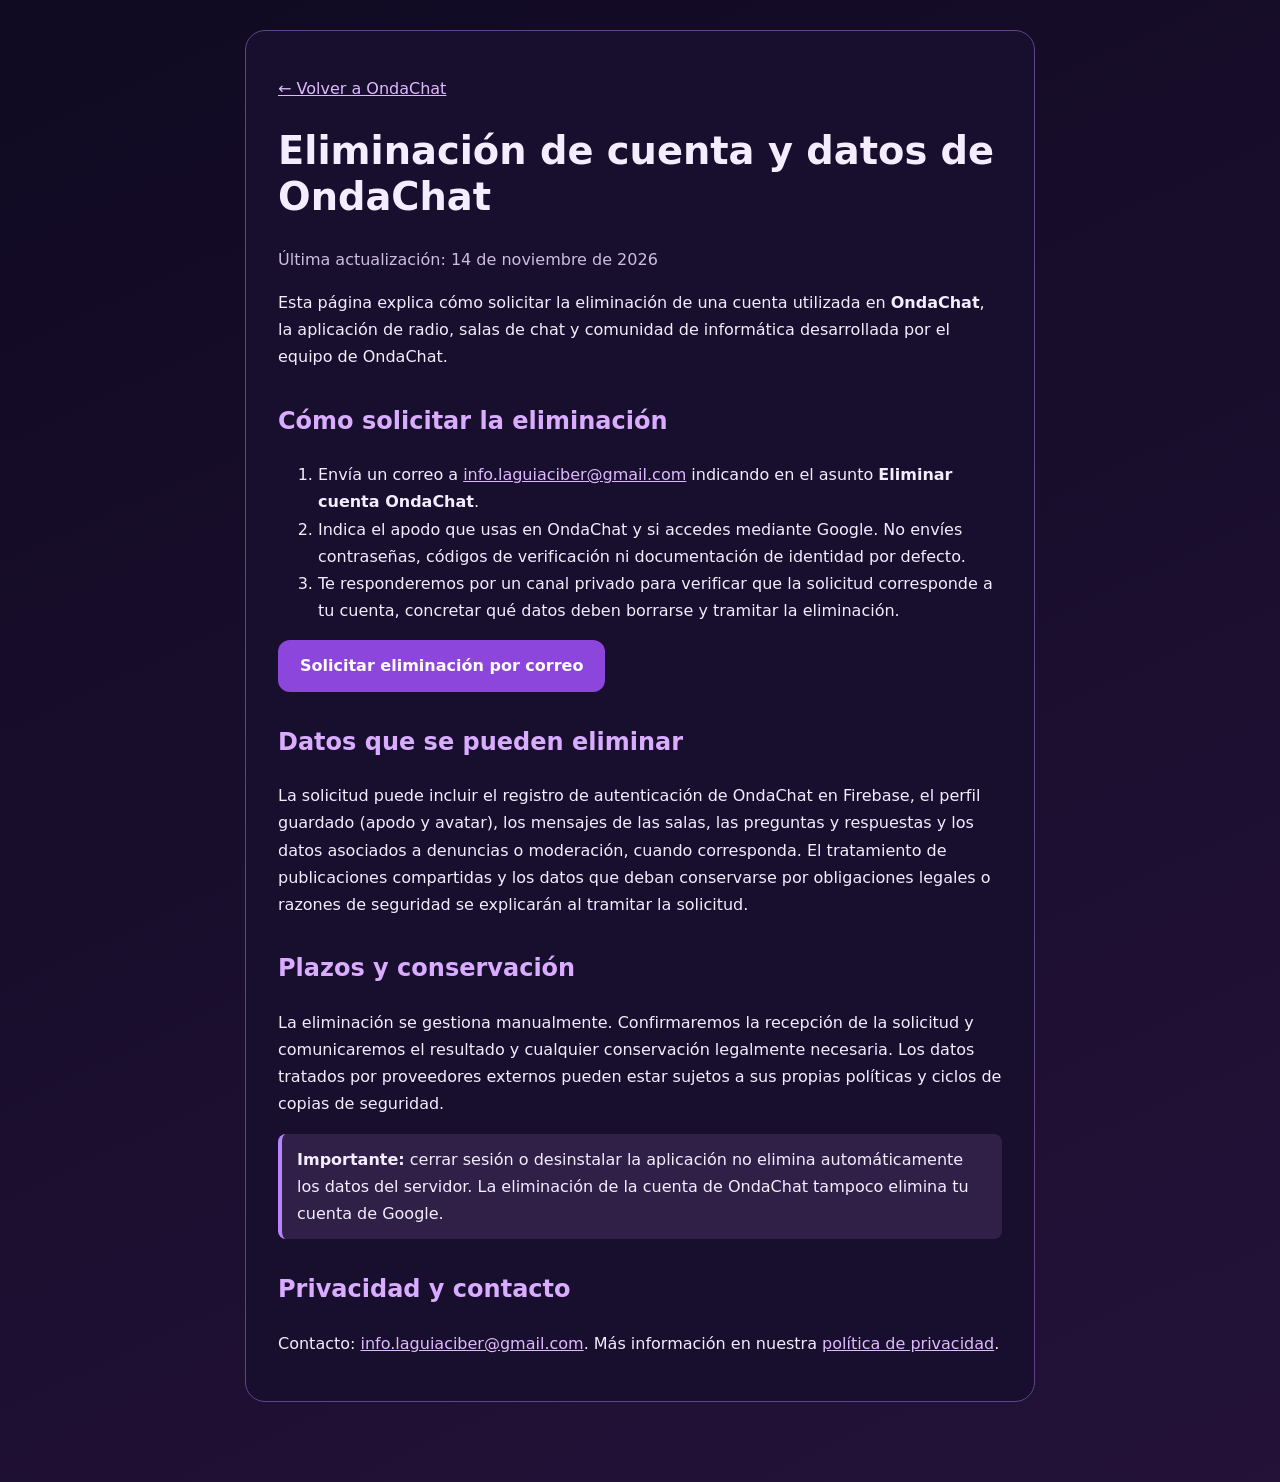
<file: eliminar-cuenta.html>
<!doctype html>
<html lang="es"><head><meta charset="utf-8"><meta name="viewport" content="width=device-width,initial-scale=1"><meta name="theme-color" content="#100a22"><title>Solicitar eliminación de cuenta y datos | OndaChat</title><meta name="description" content="Cómo solicitar la eliminación de tu cuenta de OndaChat y sus datos asociados."><style>
:root{color-scheme:dark}*{box-sizing:border-box}body{margin:0;background:linear-gradient(155deg,#100a22,#241239);color:#f3edff;font:16px/1.7 system-ui,Segoe UI,sans-serif}main{max-width:790px;margin:30px auto 80px;padding:28px 32px;background:#180e2d;border:1px solid #604489;border-radius:20px}h1{line-height:1.2;font-size:clamp(1.7rem,4vw,2.4rem)}h2{color:#d9acff;margin-top:30px}a{color:#e0baff;overflow-wrap:anywhere}.action{display:inline-block;padding:12px 22px;background:#8d46db;color:white;border-radius:12px;text-decoration:none;font-weight:650}.notice{border-left:4px solid #b783ff;background:#302047;border-radius:8px;padding:12px 15px}.muted{color:#cdbdde}@media(max-width:600px){main{margin:10px;padding:22px 18px}}
</style></head><body><main><p><a href="./">← Volver a OndaChat</a></p><h1>Eliminación de cuenta y datos de OndaChat</h1><p class="muted">Última actualización: 14 de noviembre de 2026</p><p>Esta página explica cómo solicitar la eliminación de una cuenta utilizada en <strong>OndaChat</strong>, la aplicación de radio, salas de chat y comunidad de informática desarrollada por el equipo de OndaChat.</p><h2>Cómo solicitar la eliminación</h2><ol><li>Envía un correo a <a href="mailto:info.laguiaciber@gmail.com">info.laguiaciber@gmail.com</a> indicando en el asunto <strong>Eliminar cuenta OndaChat</strong>.</li><li>Indica el apodo que usas en OndaChat y si accedes mediante Google. No envíes contraseñas, códigos de verificación ni documentación de identidad por defecto.</li><li>Te responderemos por un canal privado para verificar que la solicitud corresponde a tu cuenta, concretar qué datos deben borrarse y tramitar la eliminación.</li></ol><p><a class="action" href="mailto:info.laguiaciber@gmail.com?subject=Eliminar%20cuenta%20OndaChat">Solicitar eliminación por correo</a></p><h2>Datos que se pueden eliminar</h2><p>La solicitud puede incluir el registro de autenticación de OndaChat en Firebase, el perfil guardado (apodo y avatar), los mensajes de las salas, las preguntas y respuestas y los datos asociados a denuncias o moderación, cuando corresponda. El tratamiento de publicaciones compartidas y los datos que deban conservarse por obligaciones legales o razones de seguridad se explicarán al tramitar la solicitud.</p><h2>Plazos y conservación</h2><p>La eliminación se gestiona manualmente. Confirmaremos la recepción de la solicitud y comunicaremos el resultado y cualquier conservación legalmente necesaria. Los datos tratados por proveedores externos pueden estar sujetos a sus propias políticas y ciclos de copias de seguridad.</p><p class="notice"><strong>Importante:</strong> cerrar sesión o desinstalar la aplicación no elimina automáticamente los datos del servidor. La eliminación de la cuenta de OndaChat tampoco elimina tu cuenta de Google.</p><h2>Privacidad y contacto</h2><p>Contacto: <a href="mailto:info.laguiaciber@gmail.com">info.laguiaciber@gmail.com</a>. Más información en nuestra <a href="./privacidad.html">política de privacidad</a>.</p></main></body></html>
</file>
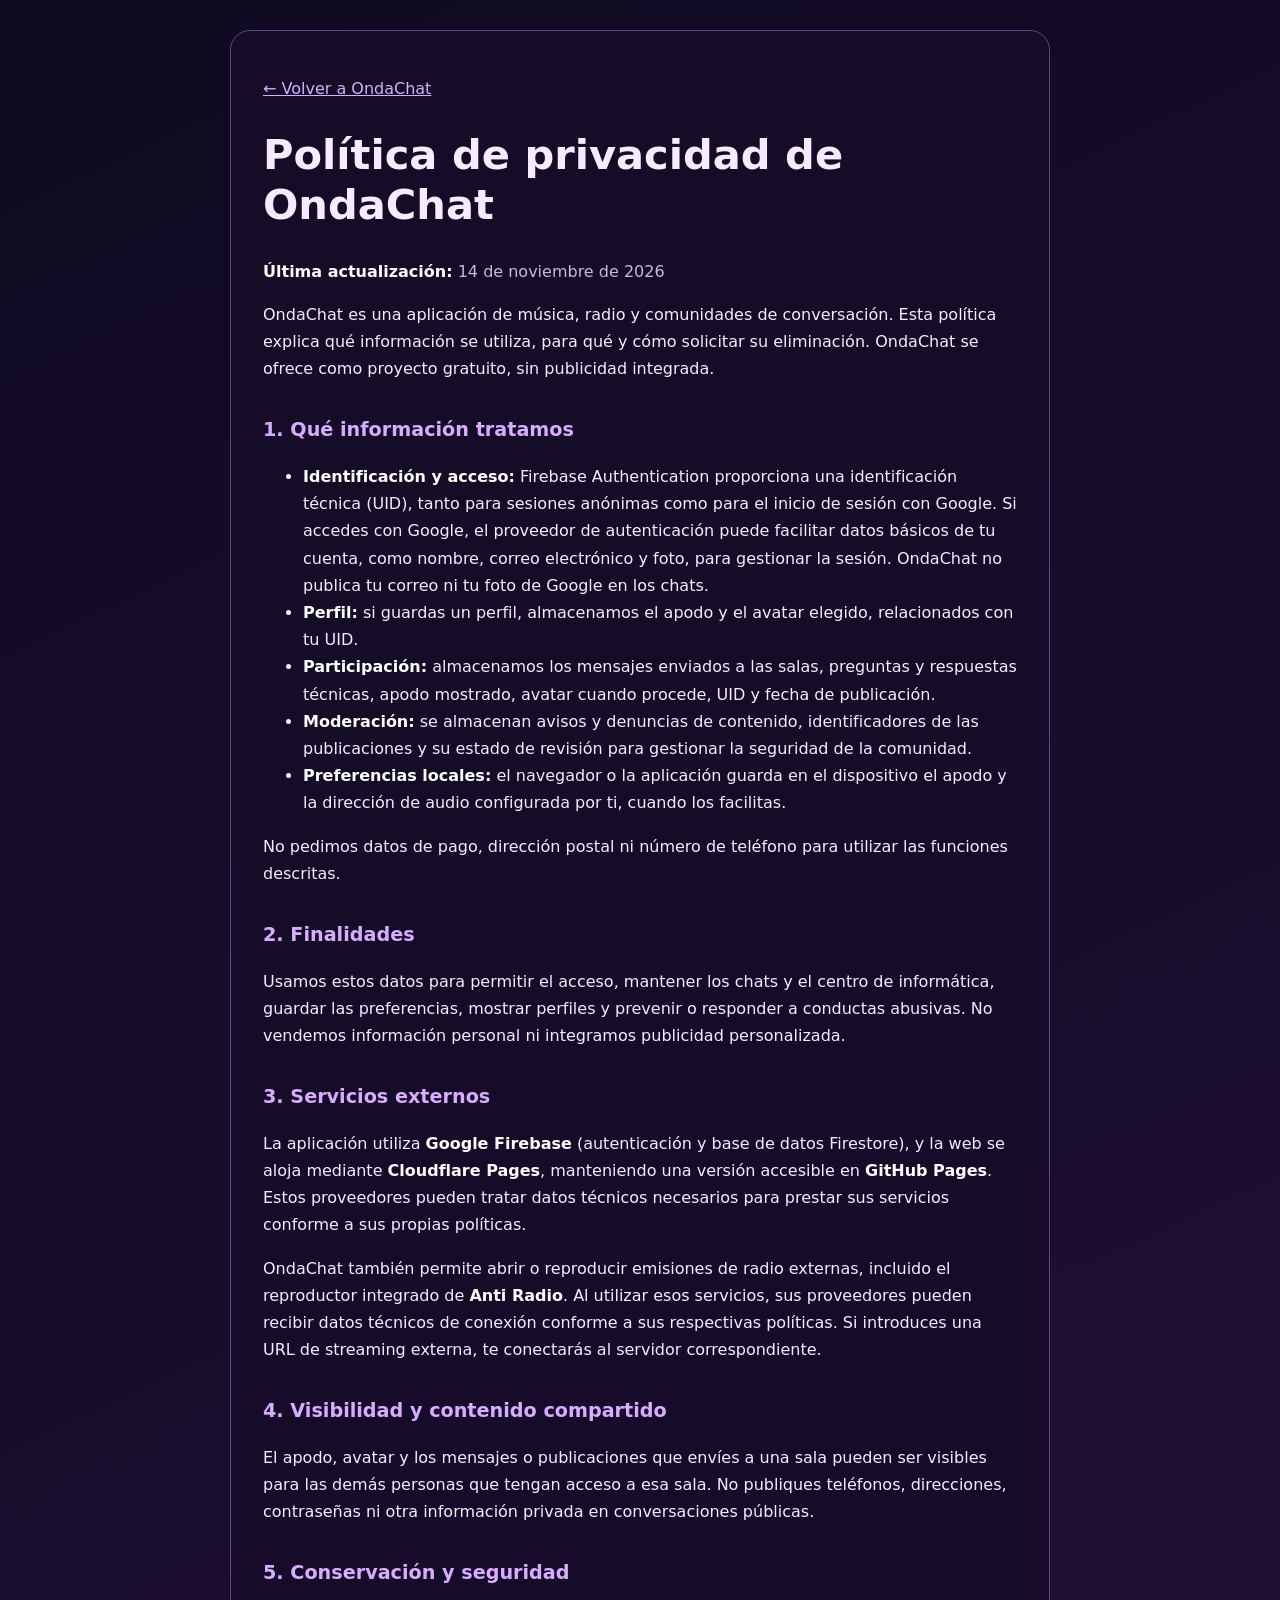
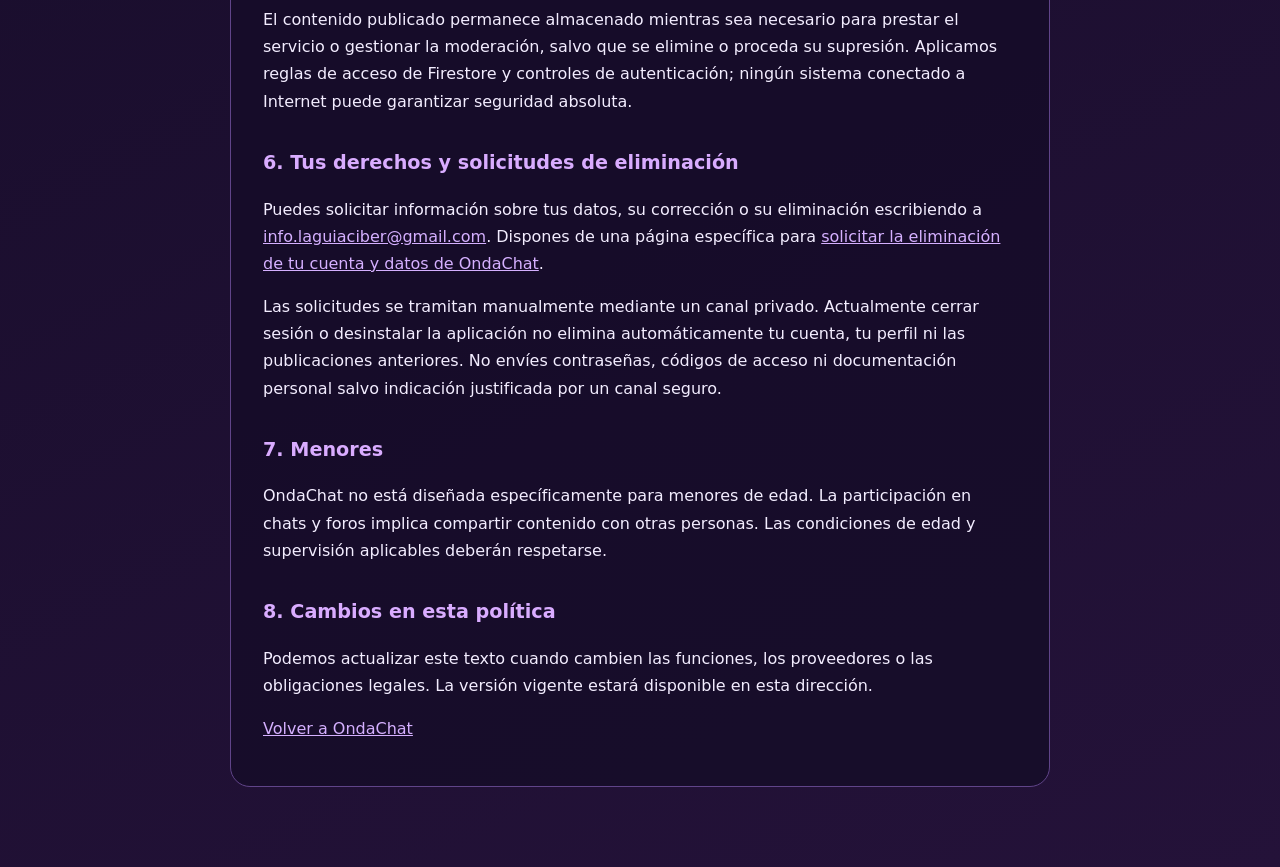
<file: privacidad.html>
<!doctype html>
<html lang="es">
<head>
<meta charset="utf-8">
<meta name="viewport" content="width=device-width,initial-scale=1">
<meta name="color-scheme" content="dark">
<meta name="theme-color" content="#100a22">
<title>Política de privacidad | OndaChat</title>
<meta name="description" content="Información sobre privacidad, datos y derechos de las personas que utilizan OndaChat.">
<style>
:root{color-scheme:dark}*{box-sizing:border-box}body{margin:0;background:linear-gradient(155deg,#100a22,#241239);color:#f3edff;font:16px/1.7 system-ui,-apple-system,Segoe UI,sans-serif}main{max-width:820px;margin:30px auto 80px;padding:28px 32px;background:rgba(22,12,41,.85);border:1px solid #604489;border-radius:20px}h1{font-size:clamp(1.7rem,5vw,2.6rem);line-height:1.2}h2{font-size:1.2rem;color:#d9acff;margin-top:32px}a{color:#d5b0ff;overflow-wrap:anywhere}strong{color:white}.muted{color:#cbb8dc}.note{background:#302047;border-left:4px solid #a85eff;padding:12px 16px;border-radius:8px}@media(max-width:650px){main{margin:10px 10px 50px;padding:22px 18px}}
</style>
</head>
<body><main>
<p><a href="./">← Volver a OndaChat</a></p>
<h1>Política de privacidad de OndaChat</h1>
<p class="muted"><strong>Última actualización:</strong> 14 de noviembre de 2026</p>
<p>OndaChat es una aplicación de música, radio y comunidades de conversación. Esta política explica qué información se utiliza, para qué y cómo solicitar su eliminación. OndaChat se ofrece como proyecto gratuito, sin publicidad integrada.</p>
<h2>1. Qué información tratamos</h2>
<ul>
<li><strong>Identificación y acceso:</strong> Firebase Authentication proporciona una identificación técnica (UID), tanto para sesiones anónimas como para el inicio de sesión con Google. Si accedes con Google, el proveedor de autenticación puede facilitar datos básicos de tu cuenta, como nombre, correo electrónico y foto, para gestionar la sesión. OndaChat no publica tu correo ni tu foto de Google en los chats.</li>
<li><strong>Perfil:</strong> si guardas un perfil, almacenamos el apodo y el avatar elegido, relacionados con tu UID.</li>
<li><strong>Participación:</strong> almacenamos los mensajes enviados a las salas, preguntas y respuestas técnicas, apodo mostrado, avatar cuando procede, UID y fecha de publicación.</li>
<li><strong>Moderación:</strong> se almacenan avisos y denuncias de contenido, identificadores de las publicaciones y su estado de revisión para gestionar la seguridad de la comunidad.</li>
<li><strong>Preferencias locales:</strong> el navegador o la aplicación guarda en el dispositivo el apodo y la dirección de audio configurada por ti, cuando los facilitas.</li>
</ul>
<p>No pedimos datos de pago, dirección postal ni número de teléfono para utilizar las funciones descritas.</p>
<h2>2. Finalidades</h2>
<p>Usamos estos datos para permitir el acceso, mantener los chats y el centro de informática, guardar las preferencias, mostrar perfiles y prevenir o responder a conductas abusivas. No vendemos información personal ni integramos publicidad personalizada.</p>
<h2>3. Servicios externos</h2>
<p>La aplicación utiliza <strong>Google Firebase</strong> (autenticación y base de datos Firestore), y la web se aloja mediante <strong>Cloudflare Pages</strong>, manteniendo una versión accesible en <strong>GitHub Pages</strong>. Estos proveedores pueden tratar datos técnicos necesarios para prestar sus servicios conforme a sus propias políticas.</p>
<p>OndaChat también permite abrir o reproducir emisiones de radio externas, incluido el reproductor integrado de <strong>Anti Radio</strong>. Al utilizar esos servicios, sus proveedores pueden recibir datos técnicos de conexión conforme a sus respectivas políticas. Si introduces una URL de streaming externa, te conectarás al servidor correspondiente.</p>
<h2>4. Visibilidad y contenido compartido</h2>
<p>El apodo, avatar y los mensajes o publicaciones que envíes a una sala pueden ser visibles para las demás personas que tengan acceso a esa sala. No publiques teléfonos, direcciones, contraseñas ni otra información privada en conversaciones públicas.</p>
<h2>5. Conservación y seguridad</h2>
<p>El contenido publicado permanece almacenado mientras sea necesario para prestar el servicio o gestionar la moderación, salvo que se elimine o proceda su supresión. Aplicamos reglas de acceso de Firestore y controles de autenticación; ningún sistema conectado a Internet puede garantizar seguridad absoluta.</p>
<h2>6. Tus derechos y solicitudes de eliminación</h2>
<p>Puedes solicitar información sobre tus datos, su corrección o su eliminación escribiendo a <a href="mailto:info.laguiaciber@gmail.com">info.laguiaciber@gmail.com</a>. Dispones de una página específica para <a href="./eliminar-cuenta.html">solicitar la eliminación de tu cuenta y datos de OndaChat</a>.</p>
<p>Las solicitudes se tramitan manualmente mediante un canal privado. Actualmente cerrar sesión o desinstalar la aplicación no elimina automáticamente tu cuenta, tu perfil ni las publicaciones anteriores. No envíes contraseñas, códigos de acceso ni documentación personal salvo indicación justificada por un canal seguro.</p>
<h2>7. Menores</h2>
<p>OndaChat no está diseñada específicamente para menores de edad. La participación en chats y foros implica compartir contenido con otras personas. Las condiciones de edad y supervisión aplicables deberán respetarse.</p>
<h2>8. Cambios en esta política</h2>
<p>Podemos actualizar este texto cuando cambien las funciones, los proveedores o las obligaciones legales. La versión vigente estará disponible en esta dirección.</p>
<p><a href="./">Volver a OndaChat</a></p>
</main></body></html>
</file>
